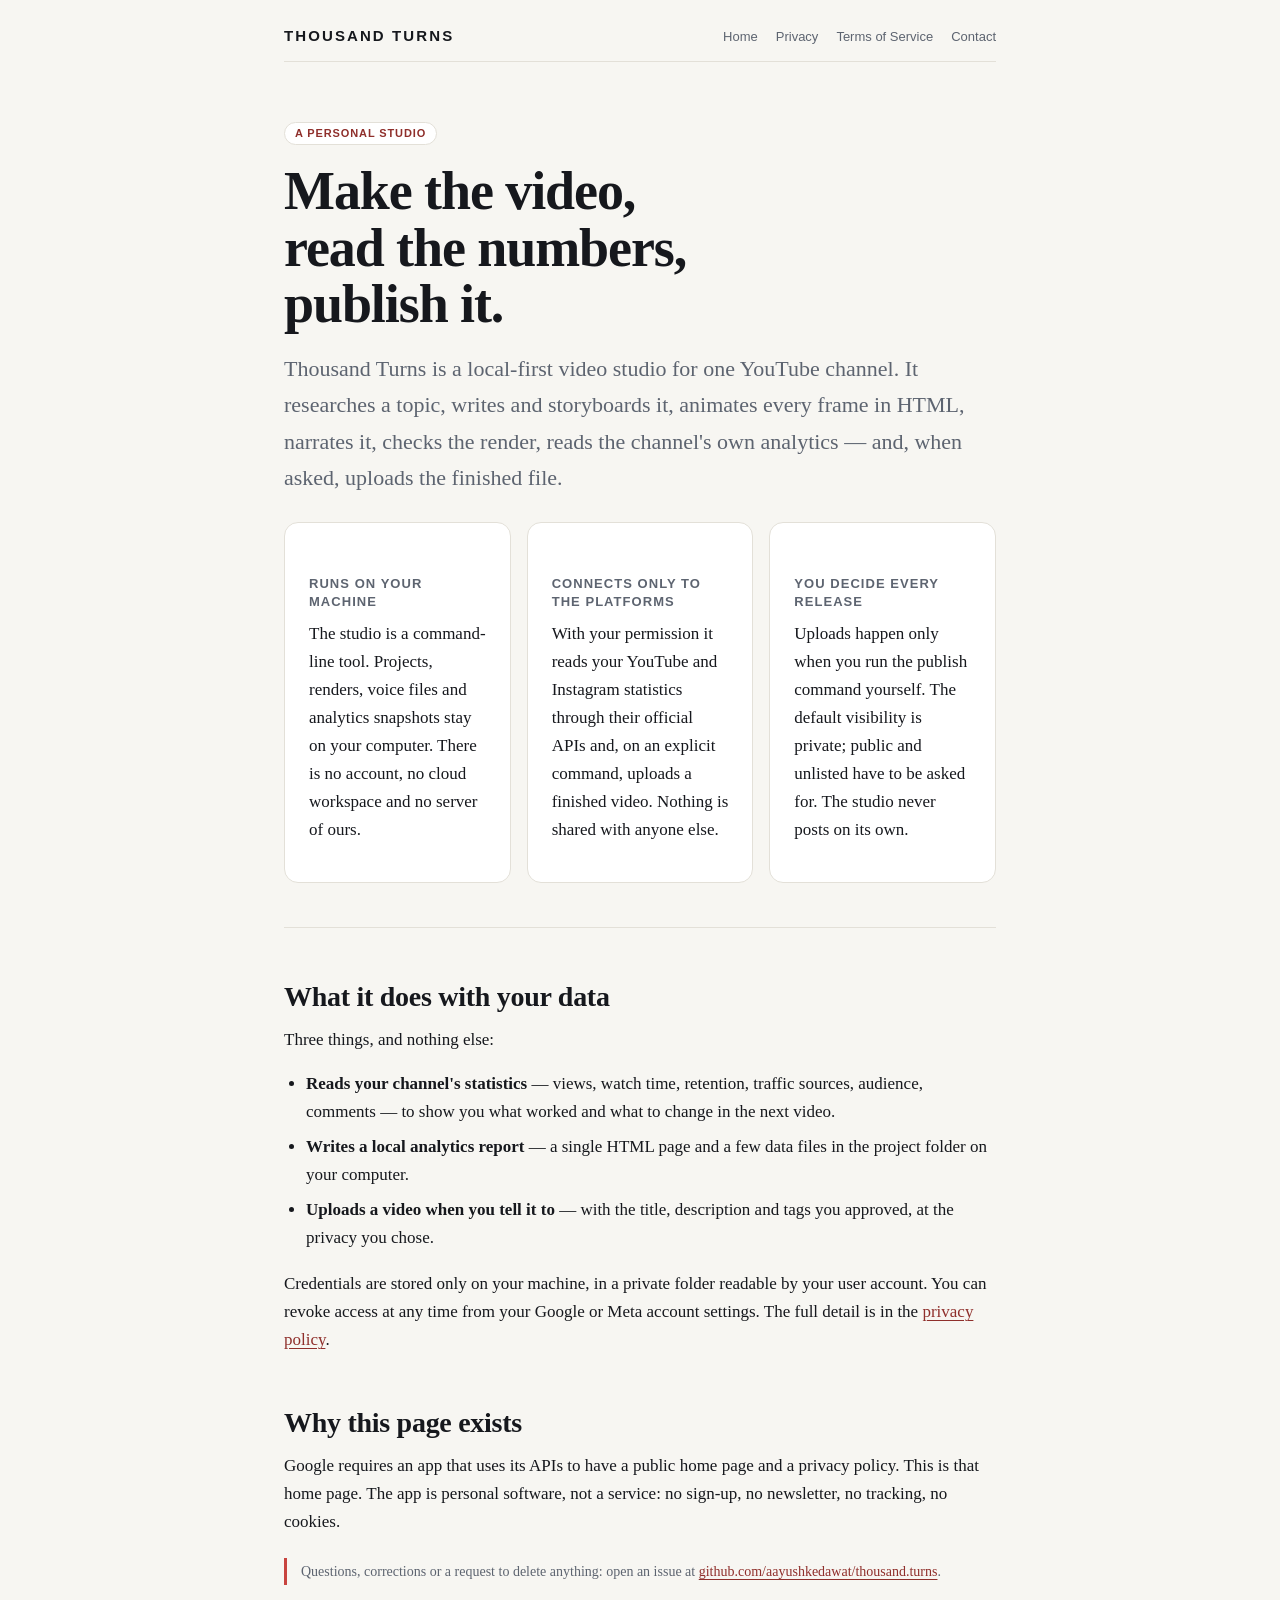
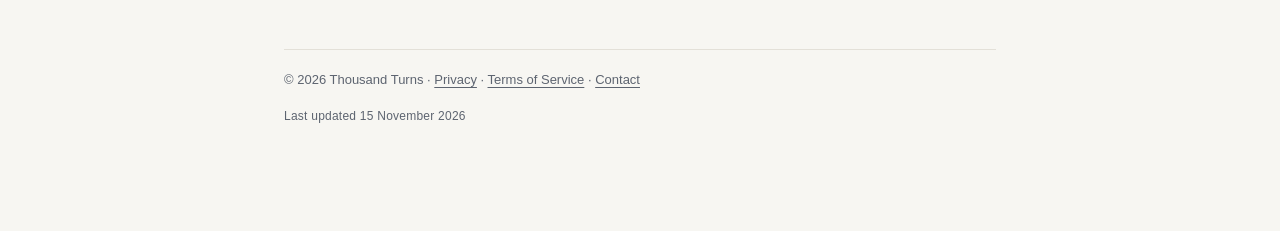
<file: index.html>
<!doctype html>
<html lang="en">
<head>
<meta charset="utf-8">
<meta name="viewport" content="width=device-width, initial-scale=1">
<meta name="color-scheme" content="light dark">
<title>Thousand Turns — a personal video studio</title>
<meta name="description" content="Thousand Turns is a personal, local-first video studio: research, scripts, animation, voice, analytics and publishing for one YouTube channel.">
<link rel="stylesheet" href="styles.css">
</head>
<body>
<a class="skip" href="#main">Skip to content</a>
<div class="wrap">
  <header class="top">
    <div class="wordmark"><a href="./">Thousand Turns</a></div>
    <nav class="top" aria-label="Site">
      <a href="./">Home</a>
      <a href="privacy.html">Privacy</a>
      <a href="terms.html">Terms of Service</a>
      <a href="https://github.com/aayushkedawat/thousand.turns/issues" rel="noopener">Contact</a>
    </nav>
  </header>

  <main id="main">
    <span class="badge">A personal studio</span>
    <h1>Make the video,<br>read the numbers,<br>publish it.</h1>
    <p class="lede">
      Thousand Turns is a local-first video studio for one YouTube channel. It researches a topic, writes and
      storyboards it, animates every frame in HTML, narrates it, checks the render, reads the channel's own
      analytics — and, when asked, uploads the finished file.
    </p>

    <div class="grid">
      <div class="card">
        <h3>Runs on your machine</h3>
        <p>The studio is a command-line tool. Projects, renders, voice files and analytics snapshots stay on your
        computer. There is no account, no cloud workspace and no server of ours.</p>
      </div>
      <div class="card">
        <h3>Connects only to the platforms</h3>
        <p>With your permission it reads your YouTube and Instagram statistics through their official APIs and, on
        an explicit command, uploads a finished video. Nothing is shared with anyone else.</p>
      </div>
      <div class="card">
        <h3>You decide every release</h3>
        <p>Uploads happen only when you run the publish command yourself. The default visibility is private; public
        and unlisted have to be asked for. The studio never posts on its own.</p>
      </div>
    </div>

    <div class="rule"></div>

    <h2>What it does with your data</h2>
    <p>Three things, and nothing else:</p>
    <ul>
      <li><strong>Reads your channel's statistics</strong> — views, watch time, retention, traffic sources,
        audience, comments — to show you what worked and what to change in the next video.</li>
      <li><strong>Writes a local analytics report</strong> — a single HTML page and a few data files in the project
        folder on your computer.</li>
      <li><strong>Uploads a video when you tell it to</strong> — with the title, description and tags you approved,
        at the privacy you chose.</li>
    </ul>
    <p>Credentials are stored only on your machine, in a private folder readable by your user account. You can
    revoke access at any time from your Google or Meta account settings. The full detail is in the
    <a href="privacy.html">privacy policy</a>.</p>

    <h2>Why this page exists</h2>
    <p>Google requires an app that uses its APIs to have a public home page and a privacy policy. This is that home
    page. The app is personal software, not a service: no sign-up, no newsletter, no tracking, no cookies.</p>

    <div class="note">
      Questions, corrections or a request to delete anything: open an issue at
      <a href="https://github.com/aayushkedawat/thousand.turns/issues" rel="noopener">github.com/aayushkedawat/thousand.turns</a>.
    </div>
  </main>

  <footer>
    <p>© 2026 Thousand Turns · <a href="privacy.html">Privacy</a> · <a href="terms.html">Terms of Service</a> ·
      <a href="https://github.com/aayushkedawat/thousand.turns/issues" rel="noopener">Contact</a></p>
    <p class="updated">Last updated 15 November 2026</p>
  </footer>
</div>
</body>
</html>
</file>
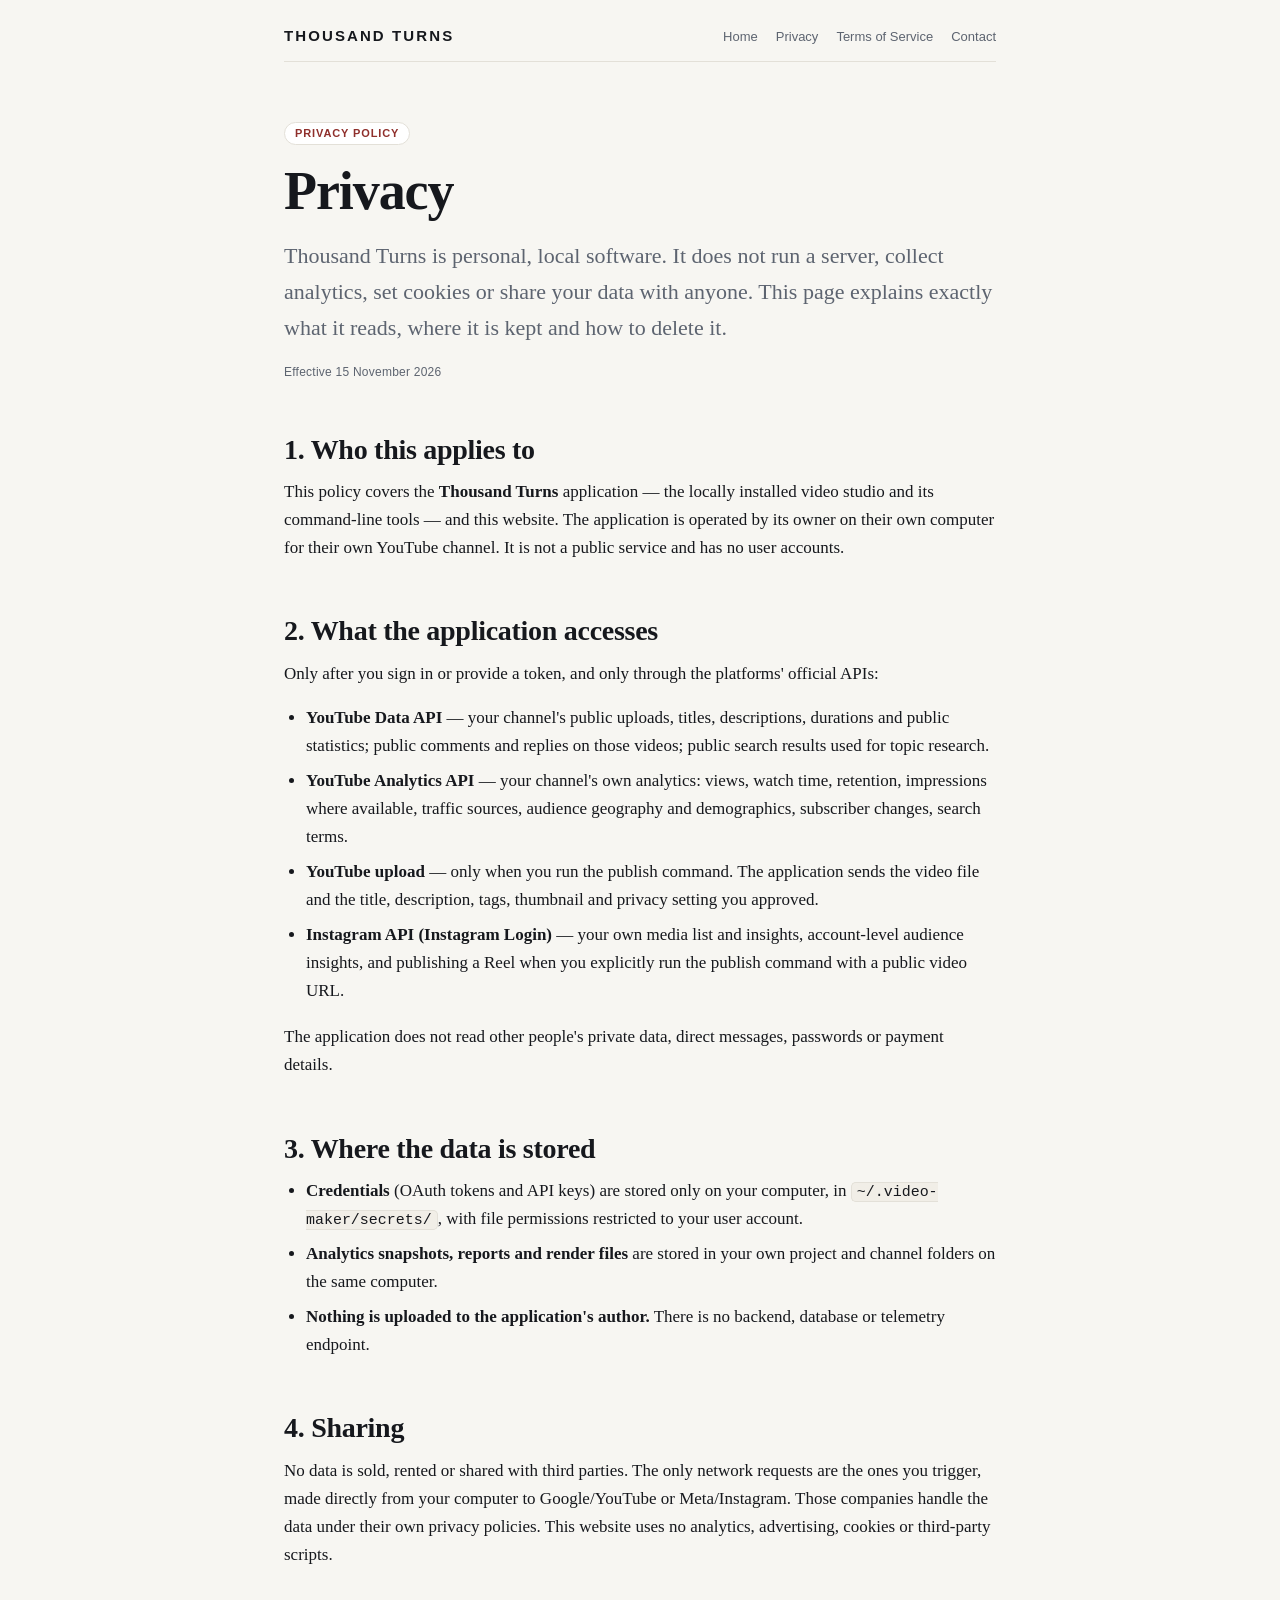
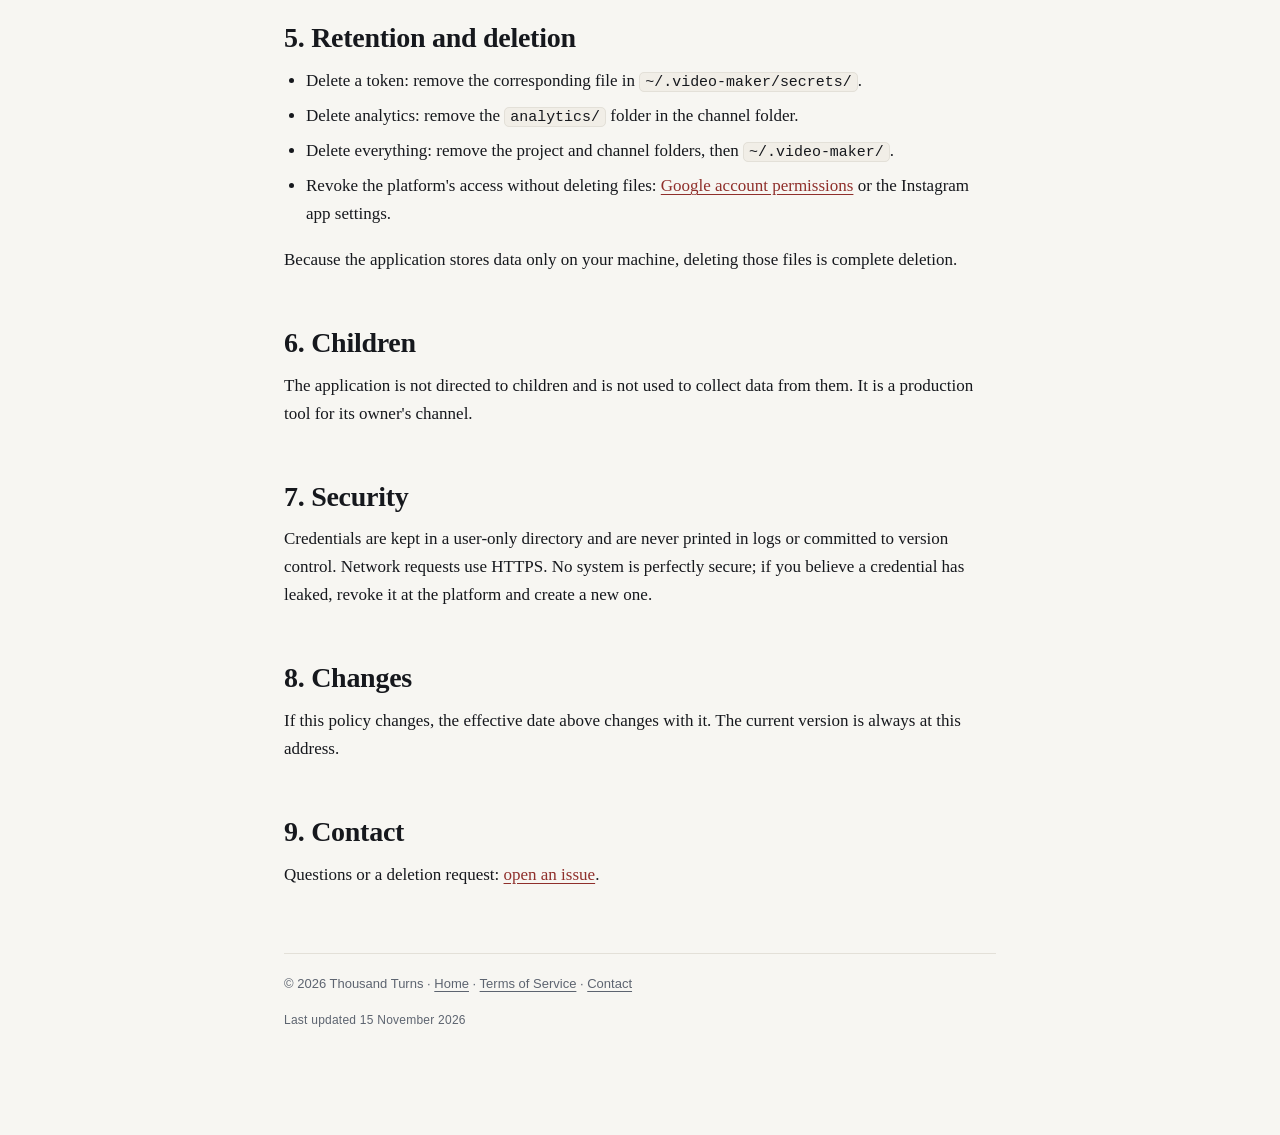
<file: privacy.html>
<!doctype html>
<html lang="en">
<head>
<meta charset="utf-8">
<meta name="viewport" content="width=device-width, initial-scale=1">
<meta name="color-scheme" content="light dark">
<title>Privacy — Thousand Turns</title>
<meta name="description" content="How Thousand Turns handles data: local-only storage, official YouTube and Instagram APIs, no tracking, no sharing.">
<link rel="stylesheet" href="styles.css">
</head>
<body>
<a class="skip" href="#main">Skip to content</a>
<div class="wrap">
  <header class="top">
    <div class="wordmark"><a href="./">Thousand Turns</a></div>
    <nav class="top" aria-label="Site">
      <a href="./">Home</a>
      <a href="privacy.html" aria-current="page">Privacy</a>
      <a href="terms.html">Terms of Service</a>
      <a href="https://github.com/aayushkedawat/thousand.turns/issues" rel="noopener">Contact</a>
    </nav>
  </header>

  <main id="main">
    <span class="badge">Privacy policy</span>
    <h1>Privacy</h1>
    <p class="lede">Thousand Turns is personal, local software. It does not run a server, collect analytics, set
      cookies or share your data with anyone. This page explains exactly what it reads, where it is kept and how to
      delete it.</p>
    <p class="updated">Effective 15 November 2026</p>

    <h2>1. Who this applies to</h2>
    <p>This policy covers the <strong>Thousand Turns</strong> application — the locally installed video studio and
      its command-line tools — and this website. The application is operated by its owner on their own computer for
      their own YouTube channel. It is not a public service and has no user accounts.</p>

    <h2>2. What the application accesses</h2>
    <p>Only after you sign in or provide a token, and only through the platforms' official APIs:</p>
    <ul>
      <li><strong>YouTube Data API</strong> — your channel's public uploads, titles, descriptions, durations and
        public statistics; public comments and replies on those videos; public search results used for topic
        research.</li>
      <li><strong>YouTube Analytics API</strong> — your channel's own analytics: views, watch time, retention,
        impressions where available, traffic sources, audience geography and demographics, subscriber changes,
        search terms.</li>
      <li><strong>YouTube upload</strong> — only when you run the publish command. The application sends the video
        file and the title, description, tags, thumbnail and privacy setting you approved.</li>
      <li><strong>Instagram API (Instagram Login)</strong> — your own media list and insights, account-level
        audience insights, and publishing a Reel when you explicitly run the publish command with a public video
        URL.</li>
    </ul>
    <p>The application does not read other people's private data, direct messages, passwords or payment details.</p>

    <h2>3. Where the data is stored</h2>
    <ul>
      <li><strong>Credentials</strong> (OAuth tokens and API keys) are stored only on your computer, in
        <code>~/.video-maker/secrets/</code>, with file permissions restricted to your user account.</li>
      <li><strong>Analytics snapshots, reports and render files</strong> are stored in your own project and channel
        folders on the same computer.</li>
      <li><strong>Nothing is uploaded to the application's author.</strong> There is no backend, database or
        telemetry endpoint.</li>
    </ul>

    <h2>4. Sharing</h2>
    <p>No data is sold, rented or shared with third parties. The only network requests are the ones you trigger,
      made directly from your computer to Google/YouTube or Meta/Instagram. Those companies handle the data under
      their own privacy policies. This website uses no analytics, advertising, cookies or third-party scripts.</p>

    <h2>5. Retention and deletion</h2>
    <ul>
      <li>Delete a token: remove the corresponding file in <code>~/.video-maker/secrets/</code>.</li>
      <li>Delete analytics: remove the <code>analytics/</code> folder in the channel folder.</li>
      <li>Delete everything: remove the project and channel folders, then
        <code>~/.video-maker/</code>.</li>
      <li>Revoke the platform's access without deleting files:
        <a href="https://myaccount.google.com/permissions" rel="noopener">Google account permissions</a> or the
        Instagram app settings.</li>
    </ul>
    <p>Because the application stores data only on your machine, deleting those files is complete deletion.</p>

    <h2>6. Children</h2>
    <p>The application is not directed to children and is not used to collect data from them. It is a production
      tool for its owner's channel.</p>

    <h2>7. Security</h2>
    <p>Credentials are kept in a user-only directory and are never printed in logs or committed to version control.
      Network requests use HTTPS. No system is perfectly secure; if you believe a credential has leaked, revoke it
      at the platform and create a new one.</p>

    <h2>8. Changes</h2>
    <p>If this policy changes, the effective date above changes with it. The current version is always at this
      address.</p>

    <h2>9. Contact</h2>
    <p>Questions or a deletion request:
      <a href="https://github.com/aayushkedawat/thousand.turns/issues" rel="noopener">open an issue</a>.</p>
  </main>

  <footer>
    <p>© 2026 Thousand Turns · <a href="./">Home</a> · <a href="terms.html">Terms of Service</a> ·
      <a href="https://github.com/aayushkedawat/thousand.turns/issues" rel="noopener">Contact</a></p>
    <p class="updated">Last updated 15 November 2026</p>
  </footer>
</div>
</body>
</html>
</file>
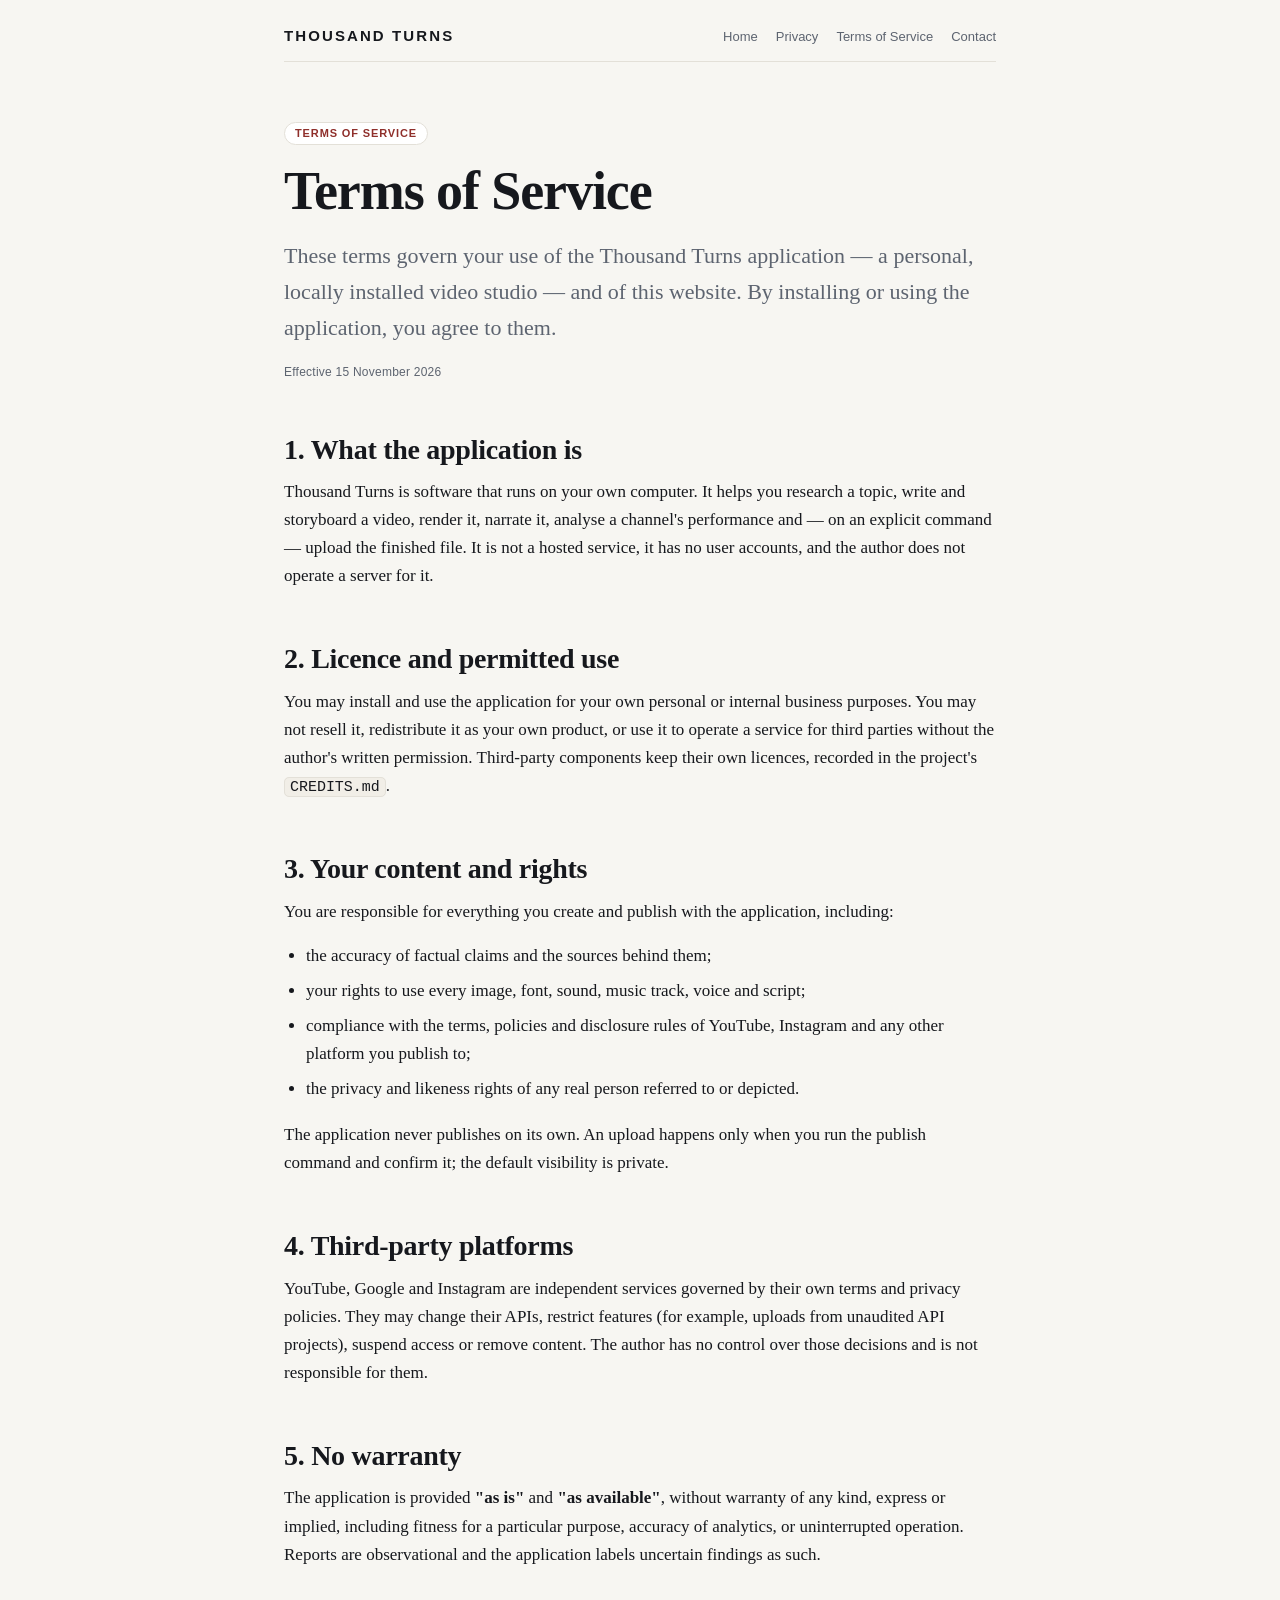
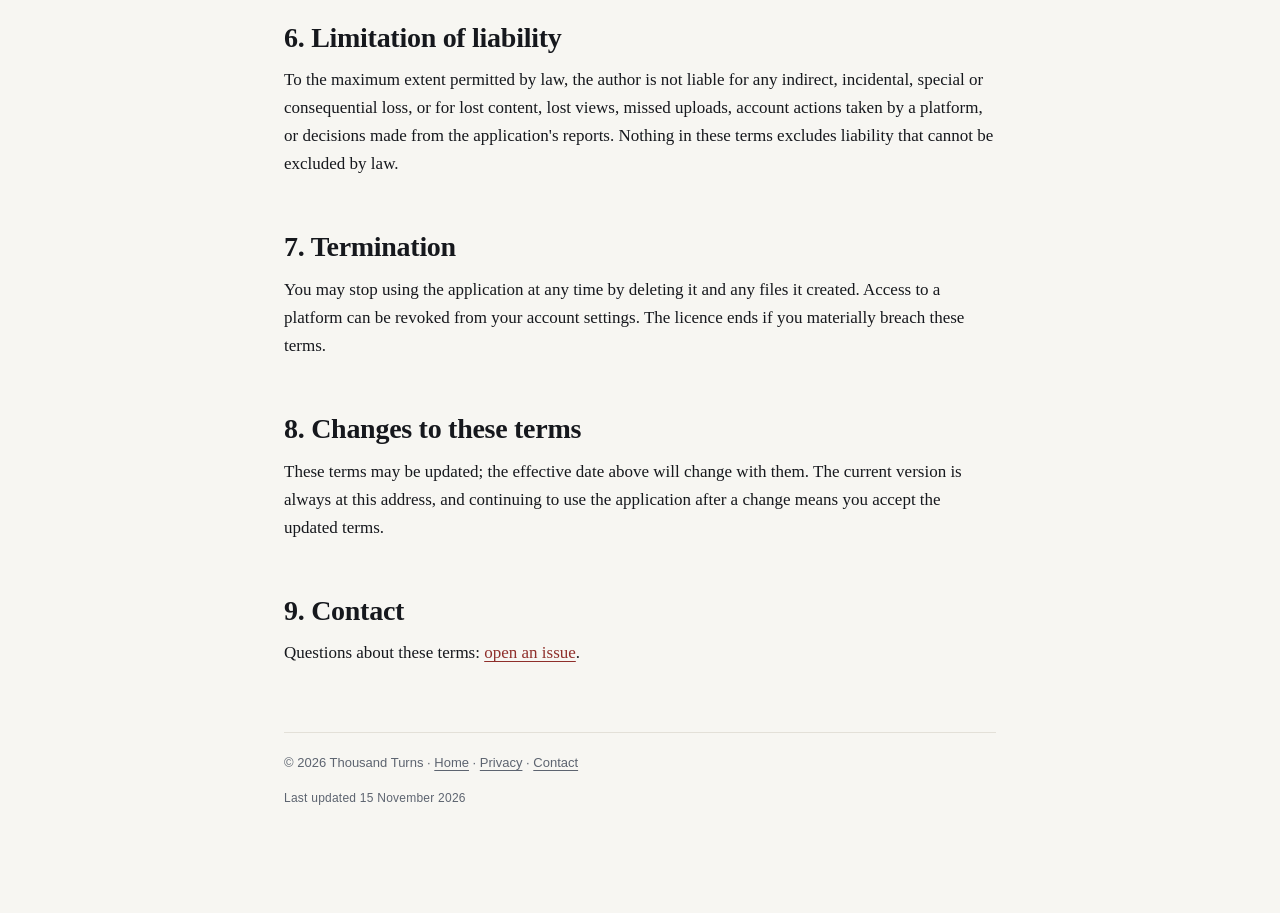
<file: terms.html>
<!doctype html>
<html lang="en">
<head>
<meta charset="utf-8">
<meta name="viewport" content="width=device-width, initial-scale=1">
<meta name="color-scheme" content="light dark">
<title>Terms of Service — Thousand Turns</title>
<meta name="description" content="Terms of Service for Thousand Turns, a personal local video studio.">
<link rel="stylesheet" href="styles.css">
</head>
<body>
<a class="skip" href="#main">Skip to content</a>
<div class="wrap">
  <header class="top">
    <div class="wordmark"><a href="./">Thousand Turns</a></div>
    <nav class="top" aria-label="Site">
      <a href="./">Home</a>
      <a href="privacy.html">Privacy</a>
      <a href="terms.html" aria-current="page">Terms of Service</a>
      <a href="https://github.com/aayushkedawat/thousand.turns/issues" rel="noopener">Contact</a>
    </nav>
  </header>

  <main id="main">
    <span class="badge">Terms of service</span>
    <h1>Terms of Service</h1>
    <p class="lede">These terms govern your use of the Thousand Turns application — a personal, locally installed
      video studio — and of this website. By installing or using the application, you agree to them.</p>
    <p class="updated">Effective 15 November 2026</p>

    <h2>1. What the application is</h2>
    <p>Thousand Turns is software that runs on your own computer. It helps you research a topic, write and
      storyboard a video, render it, narrate it, analyse a channel's performance and — on an explicit command —
      upload the finished file. It is not a hosted service, it has no user accounts, and the author does not
      operate a server for it.</p>

    <h2>2. Licence and permitted use</h2>
    <p>You may install and use the application for your own personal or internal business purposes. You may not
      resell it, redistribute it as your own product, or use it to operate a service for third parties without the
      author's written permission. Third-party components keep their own licences, recorded in the project's
      <code>CREDITS.md</code>.</p>

    <h2>3. Your content and rights</h2>
    <p>You are responsible for everything you create and publish with the application, including:</p>
    <ul>
      <li>the accuracy of factual claims and the sources behind them;</li>
      <li>your rights to use every image, font, sound, music track, voice and script;</li>
      <li>compliance with the terms, policies and disclosure rules of YouTube, Instagram and any other platform
        you publish to;</li>
      <li>the privacy and likeness rights of any real person referred to or depicted.</li>
    </ul>
    <p>The application never publishes on its own. An upload happens only when you run the publish command and
      confirm it; the default visibility is private.</p>

    <h2>4. Third-party platforms</h2>
    <p>YouTube, Google and Instagram are independent services governed by their own terms and privacy policies.
      They may change their APIs, restrict features (for example, uploads from unaudited API projects), suspend
      access or remove content. The author has no control over those decisions and is not responsible for them.</p>

    <h2>5. No warranty</h2>
    <p>The application is provided <strong>"as is"</strong> and <strong>"as available"</strong>, without warranty
      of any kind, express or implied, including fitness for a particular purpose, accuracy of analytics, or
      uninterrupted operation. Reports are observational and the application labels uncertain findings as such.</p>

    <h2>6. Limitation of liability</h2>
    <p>To the maximum extent permitted by law, the author is not liable for any indirect, incidental, special or
      consequential loss, or for lost content, lost views, missed uploads, account actions taken by a platform,
      or decisions made from the application's reports. Nothing in these terms excludes liability that cannot be
      excluded by law.</p>

    <h2>7. Termination</h2>
    <p>You may stop using the application at any time by deleting it and any files it created. Access to a
      platform can be revoked from your account settings. The licence ends if you materially breach these terms.</p>

    <h2>8. Changes to these terms</h2>
    <p>These terms may be updated; the effective date above will change with them. The current version is always
      at this address, and continuing to use the application after a change means you accept the updated terms.</p>

    <h2>9. Contact</h2>
    <p>Questions about these terms:
      <a href="https://github.com/aayushkedawat/thousand.turns/issues" rel="noopener">open an issue</a>.</p>
  </main>

  <footer>
    <p>© 2026 Thousand Turns · <a href="./">Home</a> · <a href="privacy.html">Privacy</a> ·
      <a href="https://github.com/aayushkedawat/thousand.turns/issues" rel="noopener">Contact</a></p>
    <p class="updated">Last updated 15 November 2026</p>
  </footer>
</div>
</body>
</html>
</file>
<file: styles.css>
:root{
  --bg:#f7f6f2; --panel:#ffffff; --ink:#16181d; --muted:#5d6470; --line:#e3e0d8;
  --accent:#c8443f; --accent-ink:#8f2f2b; --code:#f1eee7;
}
@media (prefers-color-scheme: dark){
  :root{
    --bg:#0e1014; --panel:#151920; --ink:#eef0f5; --muted:#a1a9b8; --line:#262c38;
    --accent:#ff6b7a; --accent-ink:#ffb3a7; --code:#1b2029;
  }
}
*{box-sizing:border-box}
html{scroll-behavior:smooth}
body{
  margin:0; background:var(--bg); color:var(--ink);
  font:17px/1.65 ui-serif, Georgia, "Iowan Old Style", "Times New Roman", serif;
  -webkit-font-smoothing:antialiased; text-rendering:optimizeLegibility;
}
a{color:var(--accent-ink); text-decoration-thickness:1px; text-underline-offset:3px}
a:hover{color:var(--accent)}
.wrap{max-width:760px; margin:0 auto; padding:0 24px 90px}
.skip{position:absolute; left:-999px; top:0; background:var(--ink); color:var(--bg); padding:10px 14px; border-radius:0 0 8px 0}
.skip:focus{left:0}
header.top{
  display:flex; flex-wrap:wrap; align-items:baseline; justify-content:space-between; gap:12px;
  padding:28px 0 18px; border-bottom:1px solid var(--line); margin-bottom:56px;
}
.wordmark{font:600 15px/1 ui-sans-serif, -apple-system, "Segoe UI", Inter, sans-serif; letter-spacing:.14em; text-transform:uppercase}
.wordmark a{color:var(--ink); text-decoration:none}
nav.top{display:flex; gap:18px; font:13px/1 ui-sans-serif, -apple-system, "Segoe UI", Inter, sans-serif}
nav.top a{color:var(--muted); text-decoration:none}
nav.top a:hover{color:var(--ink)}
h1{font-size:clamp(34px,6vw,54px); line-height:1.05; letter-spacing:-.02em; margin:0 0 18px; font-weight:600}
h2{font-size:clamp(22px,3.4vw,28px); line-height:1.2; letter-spacing:-.01em; margin:52px 0 12px; font-weight:600}
h3{font:600 13px/1.4 ui-sans-serif, -apple-system, "Segoe UI", Inter, sans-serif; letter-spacing:.08em; text-transform:uppercase; color:var(--muted); margin:30px 0 8px}
p{margin:0 0 16px}
.lede{font-size:clamp(19px,2.6vw,22px); color:var(--muted); max-width:38em}
.rule{height:1px; background:var(--line); margin:44px 0}
.meta{font:13px/1.6 ui-sans-serif, -apple-system, "Segoe UI", Inter, sans-serif; color:var(--muted)}
.card{background:var(--panel); border:1px solid var(--line); border-radius:14px; padding:22px 24px; margin:22px 0}
.grid{display:grid; grid-template-columns:repeat(auto-fit,minmax(220px,1fr)); gap:16px; margin:26px 0}
.grid .card{margin:0}
.badge{display:inline-block; font:600 11px/1 ui-sans-serif, -apple-system, "Segoe UI", Inter, sans-serif;
  letter-spacing:.08em; text-transform:uppercase; color:var(--accent-ink); border:1px solid var(--line);
  border-radius:999px; padding:5px 10px; margin-bottom:18px; background:var(--panel)}
ul,ol{margin:0 0 18px; padding-left:22px}
li{margin:7px 0}
code,kbd{font:0.88em/1.5 ui-monospace, SFMono-Regular, Menlo, Consolas, monospace; background:var(--code); border:1px solid var(--line); border-radius:5px; padding:1px 5px}
pre{background:var(--code); border:1px solid var(--line); border-radius:10px; padding:16px 18px; overflow:auto}
pre code{background:none; border:0; padding:0}
.note{font-size:14px; color:var(--muted); border-left:3px solid var(--accent); padding:2px 0 2px 14px; margin:22px 0}
footer{margin-top:64px; padding-top:20px; border-top:1px solid var(--line); font:13px/1.6 ui-sans-serif, -apple-system, "Segoe UI", Inter, sans-serif; color:var(--muted)}
footer a{color:var(--muted)}
.updated{font:12px/1.5 ui-sans-serif, -apple-system, "Segoe UI", Inter, sans-serif; color:var(--muted); letter-spacing:.02em}
@media print{
  body{background:#fff; color:#000; font-size:11pt}
  header.top, nav.top, footer{display:none}
  a{color:#000; text-decoration:none}
  .wrap{max-width:none; padding:0}
}
</file>
